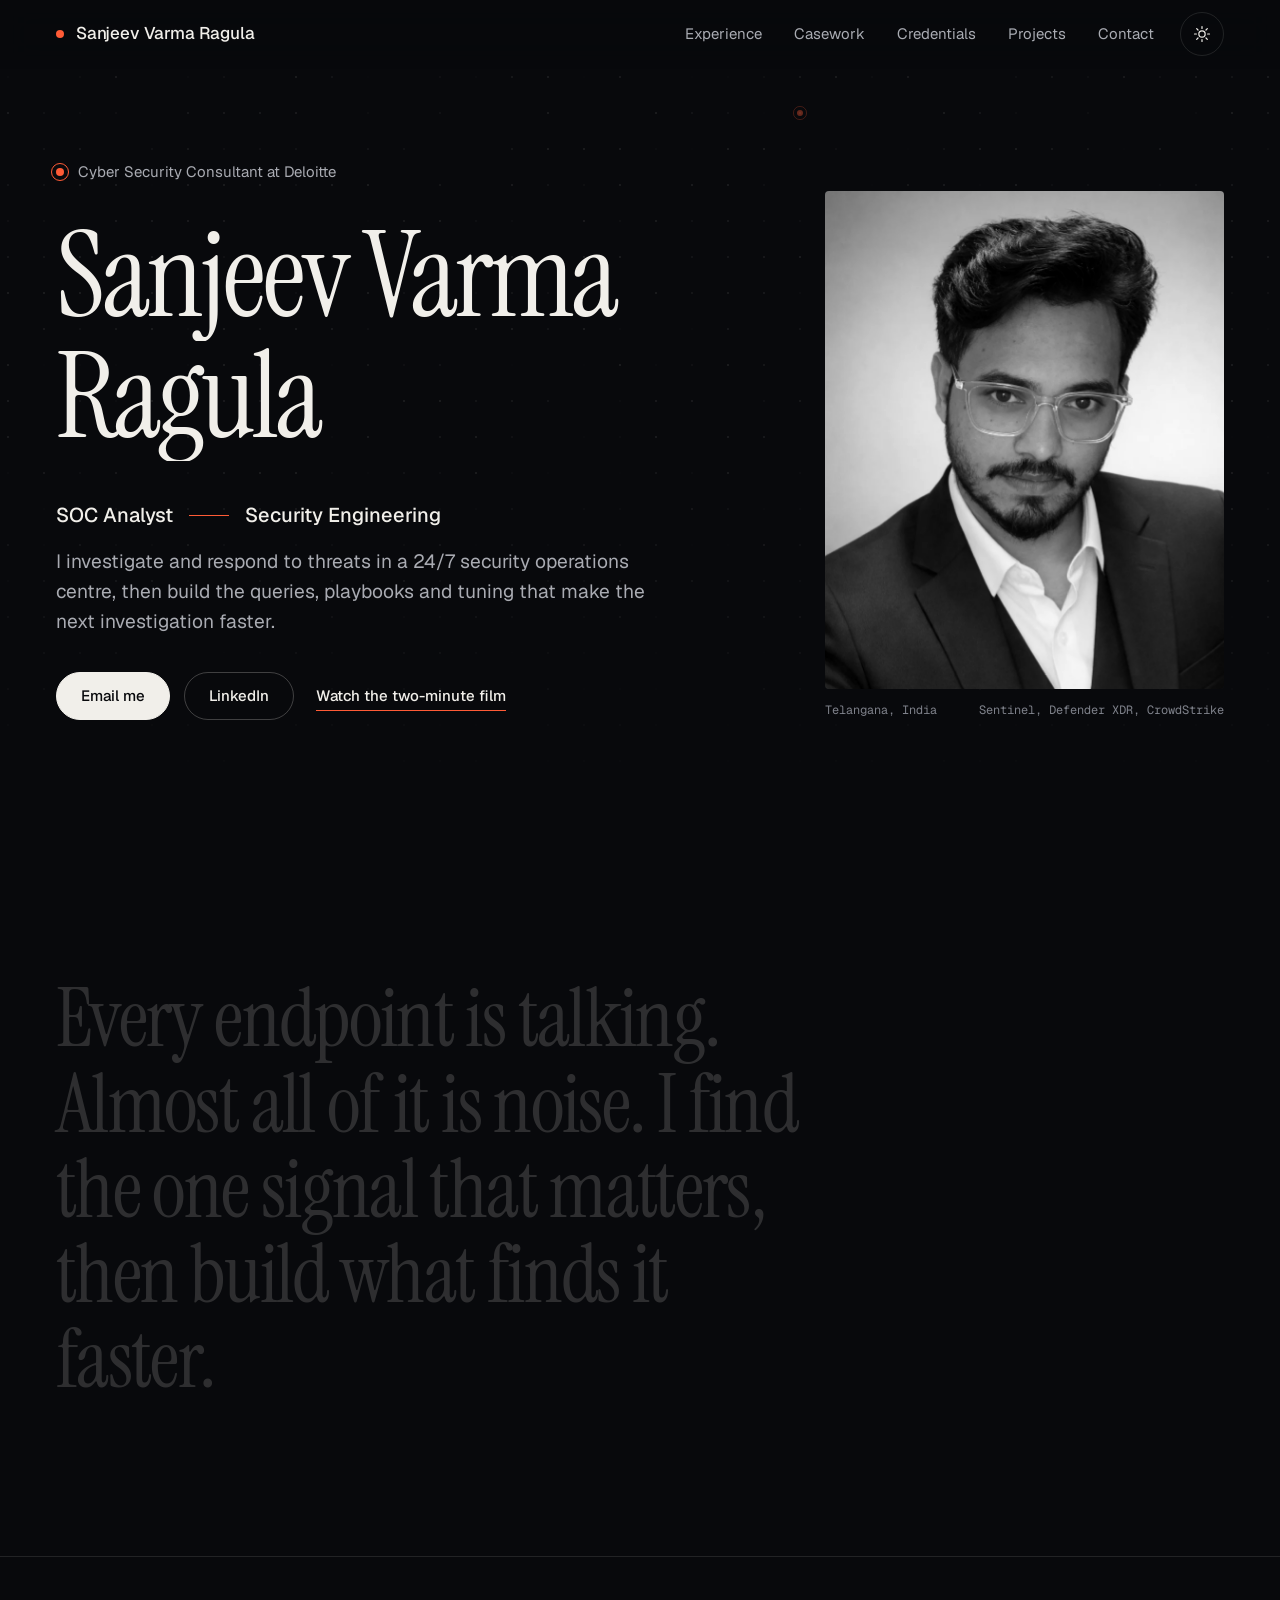
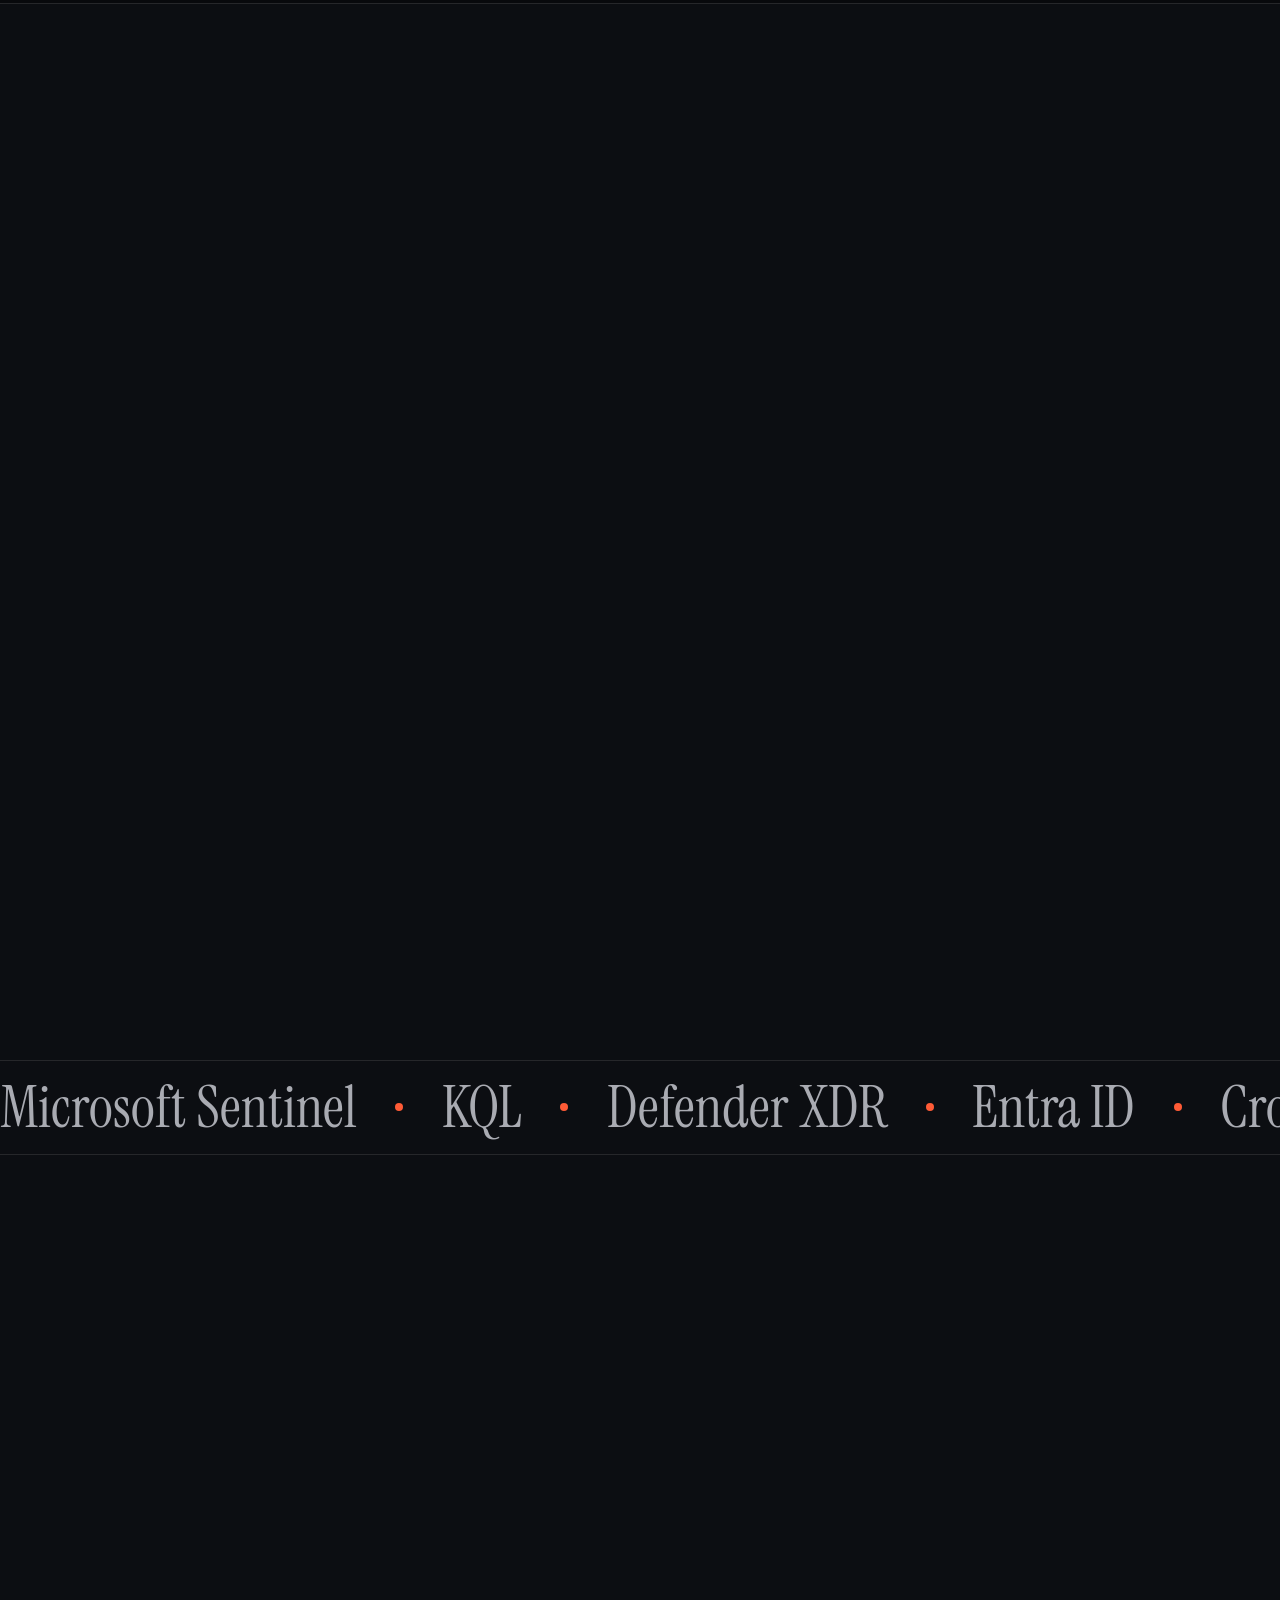
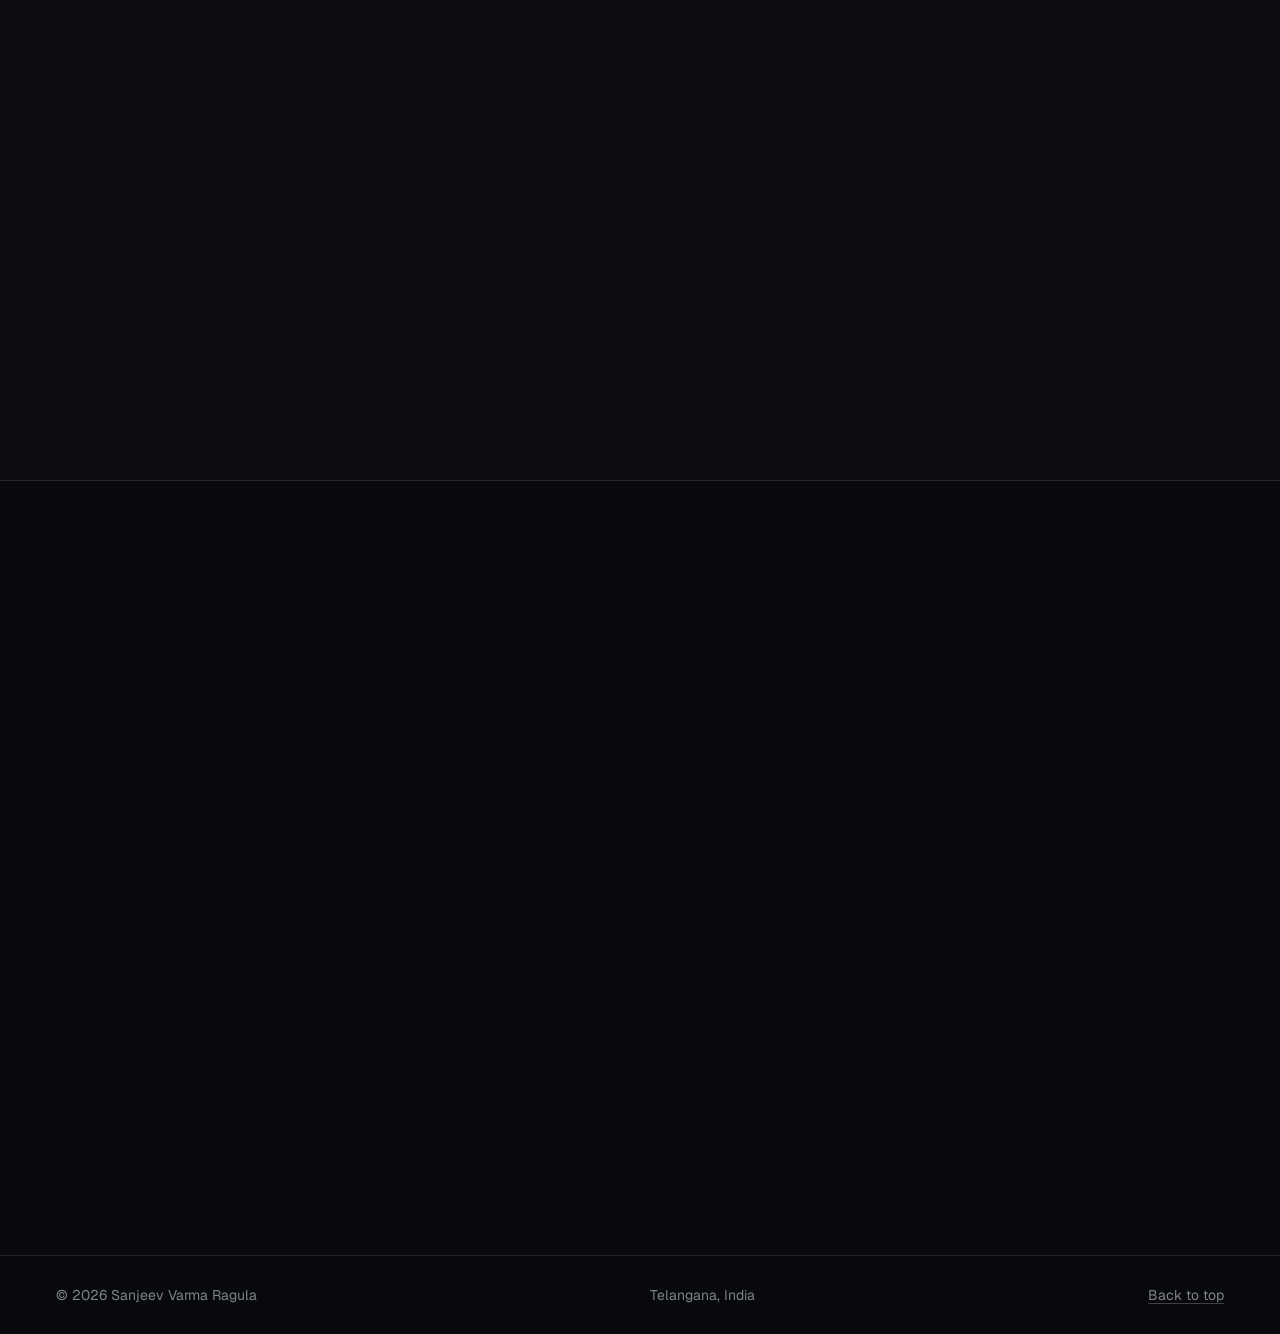
<file: index.html>
<!doctype html>
<html lang="en">
<head>
  <meta charset="utf-8">
  <meta name="viewport" content="width=device-width, initial-scale=1">
  <meta http-equiv="Content-Security-Policy" content="default-src 'none'; script-src 'self' https://static.cloudflareinsights.com; style-src 'self'; img-src 'self' data:; font-src 'self'; connect-src https://cloudflareinsights.com; frame-src https://www.youtube-nocookie.com; base-uri 'self'; form-action 'none'">
  <meta name="referrer" content="strict-origin-when-cross-origin">
  <title>Sanjeev Varma Ragula, SOC Analyst</title>
  <meta name="description" content="Sanjeev Varma Ragula, SOC analyst at Deloitte: threat investigation and incident response across identity, email, endpoint, cloud and OT, and the playbooks, frameworks and alert tuning that make investigations faster.">
  <link rel="canonical" href="https://sanjeevvarmaragula.com/">
  <meta name="theme-color" content="#08090c">
  <meta property="og:type" content="profile">
  <meta property="og:url" content="https://sanjeevvarmaragula.com/">
  <meta property="og:title" content="Sanjeev Varma Ragula, SOC Analyst and Security Engineering">
  <meta property="og:description" content="Threat investigation and incident response in a 24/7 SOC, and the engineering that makes the next investigation faster.">
  <meta property="og:image" content="https://sanjeevvarmaragula.com/assets/img/share-card.jpg">
  <meta property="og:image:width" content="1200">
  <meta property="og:image:height" content="630">
  <meta property="og:image:alt" content="Sanjeev Varma Ragula, SOC Analyst and Security Engineering">
  <meta property="og:site_name" content="Sanjeev Varma Ragula">
  <meta name="twitter:card" content="summary_large_image">
  <link rel="icon" href="data:image/svg+xml,%3Csvg xmlns='http://www.w3.org/2000/svg' viewBox='0 0 32 32'%3E%3Crect width='32' height='32' rx='8' fill='%2308090c'/%3E%3Ccircle cx='16' cy='16' r='5' fill='%23ff5b36'/%3E%3C/svg%3E">
  <link rel="preload" as="font" type="font/woff2" href="/assets/fonts/instrument-serif-latin.woff2" crossorigin>
  <link rel="preload" as="font" type="font/woff2" href="/assets/fonts/geist-latin.woff2" crossorigin>
  <link rel="preload" as="image" href="assets/img/portrait.webp" fetchpriority="high">
  <link rel="stylesheet" href="styles.css">
  <script src="theme.js"></script>
  <script type="application/ld+json">
  {
    "@context": "https://schema.org",
    "@type": "ProfilePage",
    "url": "https://sanjeevvarmaragula.com/",
    "mainEntity": {
      "@type": "Person",
      "name": "Sanjeev Varma Ragula",
      "url": "https://sanjeevvarmaragula.com/",
      "image": "https://sanjeevvarmaragula.com/assets/img/portrait.webp",
      "jobTitle": "Cyber Security Consultant, Security Operations",
      "description": "SOC analyst working in managed detection and response: threat investigation, incident response and security engineering.",
      "worksFor": { "@type": "Organization", "name": "Deloitte" },
      "address": { "@type": "PostalAddress", "addressRegion": "Telangana", "addressCountry": "IN" },
      "alumniOf": [
        { "@type": "CollegeOrUniversity", "name": "National Forensic Sciences University" },
        { "@type": "CollegeOrUniversity", "name": "Osmania University" }
      ],
      "hasCredential": [
        { "@type": "EducationalOccupationalCredential", "name": "Microsoft Certified: Identity and Access Administrator Associate (SC-300)", "url": "https://learn.microsoft.com/api/credentials/share/en-gb/sanjeevvarmaragula/126BB3F113BE56B4?sharingId=C15E62C6509B3779" },
        { "@type": "EducationalOccupationalCredential", "name": "Microsoft Certified: Security Operations Analyst Associate (SC-200)", "url": "https://learn.microsoft.com/api/credentials/share/en-gb/sanjeevvarmaragula/3E583BEA64C4D676?sharingId=C15E62C6509B3779" },
        { "@type": "EducationalOccupationalCredential", "name": "Google Cloud Professional Security Operations Engineer", "url": "https://www.credly.com/badges/4bcbc356-5fda-4b34-8a0a-8132a2bf8915/public_url" }
      ],
      "knowsAbout": ["Security operations", "Incident response", "Threat hunting", "Detection engineering", "Microsoft Sentinel", "KQL", "Microsoft Defender XDR", "CrowdStrike Falcon", "Digital forensics"],
      "sameAs": [
        "https://www.linkedin.com/in/sanjeev-varma-ragula/",
        "https://github.com/svrsunny",
        "https://www.youtube.com/@SanjeevVarmaRagula"
      ]
    }
  }
  </script>
</head>
<body>
  <a class="skip-link" href="#main">Skip to content</a>

  <header class="site-header">
    <div class="wrap header-inner">
      <a class="brand" href="#top">
        <span class="signal-dot" aria-hidden="true"></span>
        <span class="brand-name">Sanjeev Varma Ragula</span>
      </a>
      <nav class="site-nav" id="site-nav" aria-label="Main">
        <ul class="nav-list">
          <li><a href="#experience">Experience</a></li>
          <li><a href="#casework">Casework</a></li>
          <li><a href="#credentials">Credentials</a></li>
          <li><a href="#projects">Projects</a></li>
          <li><a href="#contact">Contact</a></li>
        </ul>
      </nav>
      <button class="icon-button theme-toggle" type="button" aria-label="Switch to light theme">
        <svg class="icon-sun" viewBox="0 0 24 24" aria-hidden="true"><circle cx="12" cy="12" r="4.2"/><path d="M12 2v2.5M12 19.5V22M4.9 4.9l1.8 1.8M17.3 17.3l1.8 1.8M2 12h2.5M19.5 12H22M4.9 19.1l1.8-1.8M17.3 6.7l1.8-1.8"/></svg>
        <svg class="icon-moon" viewBox="0 0 24 24" aria-hidden="true"><path d="M20.5 14.2A8.5 8.5 0 0 1 9.8 3.5a8.5 8.5 0 1 0 10.7 10.7Z"/></svg>
      </button>
      <button class="icon-button menu-toggle" type="button" aria-expanded="false" aria-controls="site-nav" aria-label="Menu">
        <svg viewBox="0 0 24 24" aria-hidden="true"><path d="M4 8h16M4 16h16"/></svg>
      </button>
    </div>
    <div class="scroll-progress" aria-hidden="true"><span></span></div>
  </header>

  <main id="main">
    <!-- Hero -->
    <section class="hero" id="top" aria-labelledby="hero-title">
      <canvas class="hero-field" id="hero-field" aria-hidden="true"></canvas>
      <div class="wrap hero-grid">
        <div class="hero-text">
          <p class="hero-kicker"><span class="signal-dot is-live" aria-hidden="true"></span>Cyber Security Consultant at Deloitte</p>
          <h1 id="hero-title">
            <span class="line"><span>Sanjeev Varma</span></span>
            <span class="line"><span>Ragula</span></span>
          </h1>
          <p class="hero-role">SOC Analyst<span class="rule" aria-hidden="true"></span>Security Engineering</p>
          <p class="hero-lede">I investigate and respond to threats in a 24/7 security operations centre, then build the queries, playbooks and tuning that make the next investigation faster.</p>
          <p class="hero-actions">
            <a class="button button-primary" href="mailto:sanjeevvarma.ragula@gmail.com">Email me</a>
            <a class="button" href="https://www.linkedin.com/in/sanjeev-varma-ragula/">LinkedIn</a>
            <a class="link-arrow" href="#film">Watch the two-minute film</a>
          </p>
        </div>

        <figure class="hero-portrait">
          <div class="portrait-frame">
            <img src="assets/img/portrait.webp" width="880" height="1173" alt="Portrait of Sanjeev Varma Ragula" fetchpriority="high" decoding="async">
          </div>
          <figcaption>
            <span>Telangana, India</span>
            <span>Sentinel, Defender XDR, CrowdStrike</span>
          </figcaption>
        </figure>
      </div>
    </section>

    <!-- Statement -->
    <section class="statement" aria-label="What I do">
      <div class="wrap">
        <p class="statement-text" id="statement">Every endpoint is talking. Almost all of it is noise. I find the one signal that matters, then build what finds it faster.</p>
      </div>
    </section>

    <!-- Numbers -->
    <section class="numbers" aria-label="Impact in numbers">
      <div class="wrap">
        <ul class="stats">
          <li data-reveal><strong><span data-count="2">2</span><small>years</small></strong><span>in managed detection and response</span></li>
          <li data-reveal><strong><span data-count="500000" data-format="k">500K</span><small>+</small></strong><span>endpoints monitored in a global SOC</span></li>
          <li data-reveal><strong><span data-count="8">8</span><small>clients</small></strong><span>onboarded into a multi-client MXDR SOC</span></li>
          <li data-reveal><strong><span data-count="80">80</span><small>%+</small></strong><span>less time on initial email-alert triage</span></li>
        </ul>
      </div>
    </section>

    <!-- Film -->
    <section class="section film-section" id="film" aria-labelledby="film-title">
      <div class="wrap">
        <header class="section-head" data-reveal>
          <h2 id="film-title">My work in two minutes</h2>
          <p>A narrated overview of how I investigate threats in a security operations centre, and what I build to make that work faster.</p>
        </header>
        <figure class="film" data-reveal>
          <div class="film-frame">
            <a class="film-play" href="https://www.youtube.com/watch?v=ehjvmDAElhg" data-wide-id="ehjvmDAElhg" data-tall-id="J4Uu4AenPag" aria-label="Play the film, my work in two minutes (1 minute 50 seconds)">
              <picture>
                <source media="(max-width: 767px) and (orientation: portrait)" srcset="assets/img/film-poster-tall.jpg" width="720" height="1280">
                <img src="assets/img/film-poster-wide.jpg" width="1600" height="900" alt="" loading="lazy" decoding="async">
              </picture>
              <span class="film-button" aria-hidden="true">
                <span class="film-icon"><svg viewBox="0 0 24 24"><path d="M8 5.5v13l10.5-6.5z"/></svg></span>
                <span>Play the film</span>
                <span class="film-length">1:50</span>
              </span>
            </a>
          </div>
          <figcaption class="film-caption">Narrated, with English captions. Plays from YouTube.</figcaption>
        </figure>
      </div>
    </section>

    <!-- Experience -->
    <section class="section" id="experience" aria-labelledby="experience-title">
      <div class="wrap">
        <header class="section-head" data-reveal>
          <h2 id="experience-title">Experience</h2>
          <p>Two client engagements at Deloitte, from a 200-analyst global SOC to a multi-client MXDR service.</p>
        </header>

        <div class="job" data-reveal>
          <div class="job-main">
            <p class="job-dates"><time datetime="2024-09">Sept 2024</time> to present</p>
            <h3>Cyber Security Consultant, Security Operations</h3>
            <p class="job-org">Deloitte</p>
          </div>
          <ul class="engagement-list">
            <li>
              <strong>MXDR security operations and engineering</strong>
              <span><a href="https://atlascyber.ca/">ATLAS Cyber Defence</a>, Deloitte Canada. 8 client environments of 5,000–10,000 endpoints each.</span>
            </li>
            <li>
              <strong>Managed detection and response</strong>
              <span>Global Fortune 500 FMCG enterprise. 500,000+ endpoints, 200+ analysts.</span>
            </li>
          </ul>
        </div>

        <!-- SOC first -->
        <div class="track">
          <div class="track-head" data-reveal>
            <h3>Detection and response</h3>
            <p>Day to day in the SOC: triage, investigation, containment and clear communication.</p>
          </div>
          <ul class="rows">
            <li data-reveal>
              <h4>Led investigations into confirmed compromises</h4>
              <p>AiTM phishing, credential theft, DCSync attempts, malware infections, persistence and post-exploitation. Correlated identity, endpoint, email, network and threat-intelligence evidence to establish scope, root cause and user impact.</p>
            </li>
            <li data-reveal>
              <h4>Worked high-fidelity EDR alerts end to end</h4>
              <p>3–4 per shift, including multi-stage malware taking about an hour each from analysis through remediation and updates to affected users and management.</p>
            </li>
            <li data-reveal>
              <h4>Traced multi-stage attack chains</h4>
              <p>Execution, persistence, privilege escalation, lateral movement and command-and-control across endpoint, identity and network telemetry, using Defender XDR, CrowdStrike Falcon, Sentinel and Chronicle SOAR.</p>
            </li>
            <li data-reveal>
              <h4>Responded in OT production environments</h4>
              <p>Monitored and contained malware on legacy Windows 7 and 10 systems, including spread through removable-media software transfers, while keeping production running where isolating an endpoint would have stopped it.</p>
            </li>
            <li data-reveal>
              <h4>Hunted proactively</h4>
              <p>PowerShell telemetry, IOC-driven searches, CrowdStrike endpoint data and Metabase analysis to surface suspicious execution and persistence.</p>
            </li>
          </ul>
        </div>

        <!-- Engineering second -->
        <div class="track">
          <div class="track-head" data-reveal>
            <h3>Security engineering</h3>
            <p>Building the tools, logic and process that let the SOC investigate faster and with less noise.</p>
          </div>

          <article class="tuning" data-reveal>
            <div class="tuning-text">
              <h4>Alert tuning across client environments</h4>
              <p>Led cross-functional tuning as new clients came online: refining detection conditions, suppression and severity until analysts saw signal instead of noise.</p>
              <div class="noise-readout" id="noise-readout">
                <strong id="noise-count">500–700+</strong>
                <span id="noise-label">alerts per client, per shift, at onboarding</span>
              </div>
              <div class="segmented" role="group" aria-label="Show alert volume">
                <button type="button" data-stage="0" aria-pressed="true">Onboarding</button>
                <button type="button" data-stage="1" aria-pressed="false">6 months</button>
                <button type="button" data-stage="2" aria-pressed="false">1 year</button>
              </div>
            </div>
            <figure class="noise">
              <div class="noise-field" id="noise-field" aria-hidden="true"></div>
              <figcaption class="noise-caption">
                <span>Each dot is one alert. Counts represent the ranges.</span>
                <span class="legend">
                  <span><i class="sev sev-high"></i>High</span>
                  <span><i class="sev sev-med"></i>Medium</span>
                  <span><i class="sev sev-low"></i>Low or benign</span>
                </span>
              </figcaption>
            </figure>
          </article>

          <ul class="rows rows-metric">
            <li data-reveal>
              <h4>Email-security triage framework</h4>
              <p>A reusable investigation framework that brings everything about a suspicious email into one view: sender and authentication results, links, attachments, user clicks, remediation and user reports. It adds automated risk indicators and a score-based verdict, and covers reported emails, malicious URLs, URL clicks and AiTM phishing.</p>
              <p class="metric"><strong>5–15 min to 1 min</strong><span>initial triage per alert, across 50–70+ email alerts per shift</span></p>
            </li>
            <li data-reveal>
              <h4>Risky sign-in playbook and SOP</h4>
              <p>The official KQL-based playbook for identity-risk investigations. Correlates interactive and non-interactive sign-ins, audit, Office activity, inbox rules and Entra ID risk to judge compromise and token persistence.</p>
              <p class="metric"><strong>15 analysts, 8 clients</strong><span>adopted for 20+ investigations a day</span></p>
            </li>
            <li data-reveal>
              <h4>Detection logic refinement</h4>
              <p>Worked with engineering to cut false positives: for example, moving curl detections from broad command-line substring matching to process-aware execution conditions.</p>
              <p class="metric"><strong>Fewer false positives</strong><span>plus suppression and severity calibration across identity, endpoint and email</span></p>
            </li>
            <li data-reveal>
              <h4>Client onboarding and telemetry</h4>
              <p>1–2 month onboarding cycles: scripted agent deployment, Velociraptor and Trex coverage checks, telemetry health and cross-tenant Sentinel and Defender configuration.</p>
              <p class="metric"><strong>1 to 8 clients</strong><span>in 14 months</span></p>
            </li>
          </ul>
        </div>

        <aside class="award" data-reveal aria-label="Award">
          <svg viewBox="0 0 24 24" aria-hidden="true"><circle cx="12" cy="9" r="6"/><path d="M8.5 14 7 22l5-3 5 3-1.5-8"/></svg>
          <p><strong>Move the Dot Award, individual category, Deloitte.</strong> Recognized for client centricity and proactive incident management in enterprise SOC operations.</p>
        </aside>
      </div>
    </section>

    <!-- Casework -->
    <section class="section section-band" id="casework" aria-labelledby="casework-title">
      <div class="wrap">
        <header class="section-head" data-reveal>
          <h2 id="casework-title">Threats I've investigated</h2>
          <p>Real attack types from my casework, mapped to MITRE ATT&amp;CK.</p>
        </header>

        <ul class="index">
          <li data-reveal>
            <h3>Adversary-in-the-middle phishing</h3>
            <p>Phishing pages that proxy the real sign-in to steal session tokens and bypass MFA.</p>
            <p class="ttp"><a href="https://attack.mitre.org/techniques/T1557/">T1557</a><a href="https://attack.mitre.org/techniques/T1566/">T1566</a></p>
          </li>
          <li data-reveal>
            <h3>DCSync and credential theft</h3>
            <p>Attempts to pull password hashes from domain controllers by impersonating replication.</p>
            <p class="ttp"><a href="https://attack.mitre.org/techniques/T1003/006/">T1003.006</a></p>
          </li>
          <li data-reveal>
            <h3>Token abuse and persistence</h3>
            <p>Stolen tokens reused after a password reset, found through non-interactive sign-ins.</p>
            <p class="ttp"><a href="https://attack.mitre.org/techniques/T1550/">T1550</a><a href="https://attack.mitre.org/tactics/TA0003/">TA0003</a></p>
          </li>
          <li data-reveal>
            <h3>Malicious inbox rules</h3>
            <p>Mailbox rules that hide or forward mail so an attacker can stay unnoticed.</p>
            <p class="ttp"><a href="https://attack.mitre.org/techniques/T1564/008/">T1564.008</a></p>
          </li>
          <li data-reveal>
            <h3>Multi-stage malware</h3>
            <p>Execution, privilege escalation and command-and-control traced across the endpoint.</p>
            <p class="ttp"><a href="https://attack.mitre.org/tactics/TA0002/">TA0002</a><a href="https://attack.mitre.org/tactics/TA0011/">TA0011</a></p>
          </li>
          <li data-reveal>
            <h3>Lateral movement</h3>
            <p>Attackers moving from the first foothold to other hosts and accounts.</p>
            <p class="ttp"><a href="https://attack.mitre.org/tactics/TA0008/">TA0008</a></p>
          </li>
          <li data-reveal>
            <h3>Removable media in OT</h3>
            <p>Malware carried into production networks on USB drives used to transfer software.</p>
            <p class="ttp"><a href="https://attack.mitre.org/techniques/T1091/">T1091</a></p>
          </li>
          <li data-reveal>
            <h3>Post-exploitation activity</h3>
            <p>What attackers do after getting in: discovery, staging and attempts to dig in deeper.</p>
            <p class="ttp"><a href="https://attack.mitre.org/tactics/TA0007/">TA0007</a><a href="https://attack.mitre.org/tactics/TA0004/">TA0004</a></p>
          </li>
        </ul>

        <div class="toolkit">
          <h3 class="sub-title" data-reveal>Toolkit</h3>
          <div class="marquee" aria-hidden="true">
            <ul class="marquee-track">
              <li>Microsoft Sentinel</li><li>KQL</li><li>Defender XDR</li><li>Entra ID</li><li>CrowdStrike Falcon</li><li>Chronicle SIEM</li><li>Chronicle SOAR</li><li>Tanium</li><li>Velociraptor</li><li>osquery</li><li>Sysmon</li><li>TheHive</li><li>MITRE ATT&amp;CK</li>
            </ul>
          </div>
          <dl class="skills">
            <div data-reveal><dt>SIEM, XDR, EDR and SOAR</dt><dd>Microsoft Sentinel, KQL, Microsoft Defender XDR, Microsoft Entra ID, CrowdStrike Falcon, Google Chronicle SIEM/SOAR, Tanium</dd></div>
            <div data-reveal><dt>Incident response and hunting</dt><dd>Triage, multi-stage attack investigation, root cause analysis, IOC hunting, behavioural analytics, persistence and lateral movement detection</dd></div>
            <div data-reveal><dt>Identity and cloud</dt><dd>Entra ID sign-in analysis, risky and non-interactive sign-ins, token abuse, AiTM, DCSync, MFA, Conditional Access, cloud app activity</dd></div>
            <div data-reveal><dt>Email and network</dt><dd>Phishing, URL and attachment analysis, post-delivery remediation (ZAP), SPF, DKIM, DMARC, CompAuth, DNS, proxy and firewall logs</dd></div>
            <div data-reveal><dt>DFIR and malware</dt><dd>Velociraptor, FleetDM, osquery, Sysmon, TheHive, live response, evidence acquisition, chain of custody, disk and memory forensics, timeline reconstruction</dd></div>
            <div data-reveal><dt>Detection engineering</dt><dd>KQL query development, detection use cases, alert tuning, false-positive reduction, risk scoring, investigation playbooks, TTP analysis</dd></div>
          </dl>
        </div>
      </div>
    </section>

    <!-- Credentials -->
    <section class="section" id="credentials" aria-labelledby="credentials-title">
      <div class="wrap">
        <header class="section-head" data-reveal>
          <h2 id="credentials-title">Credentials</h2>
        </header>

        <div class="cred-grid">
          <div class="cred-col">
            <h3 class="sub-title" data-reveal>Certifications</h3>
            <ul class="ledger">
              <li data-reveal>
                <span class="ledger-meta">Microsoft</span>
                <strong>Identity and Access Administrator Associate</strong>
                <span class="ledger-end"><span class="code">SC-300</span><time datetime="2026-07">July 2026</time><a class="verify" href="https://learn.microsoft.com/api/credentials/share/en-gb/sanjeevvarmaragula/126BB3F113BE56B4?sharingId=C15E62C6509B3779" aria-label="Verify SC-300 on Microsoft Learn">Verify</a></span>
              </li>
              <li data-reveal>
                <span class="ledger-meta">Microsoft</span>
                <strong>Security Operations Analyst Associate</strong>
                <span class="ledger-end"><span class="code">SC-200</span><time datetime="2026-05">May 2026</time><a class="verify" href="https://learn.microsoft.com/api/credentials/share/en-gb/sanjeevvarmaragula/3E583BEA64C4D676?sharingId=C15E62C6509B3779" aria-label="Verify SC-200 on Microsoft Learn">Verify</a></span>
              </li>
              <li data-reveal>
                <span class="ledger-meta">Google Cloud</span>
                <strong>Professional Security Operations Engineer</strong>
                <span class="ledger-end"><time datetime="2025-12">Dec 2025</time><a class="verify" href="https://www.credly.com/badges/4bcbc356-5fda-4b34-8a0a-8132a2bf8915/public_url" aria-label="Verify the Google Cloud certification on Credly">Verify</a></span>
              </li>
              <li data-reveal>
                <span class="ledger-meta">Microsoft</span>
                <strong>Cybersecurity Architect Expert</strong>
                <span class="ledger-end"><span class="code">SC-100</span><span class="in-progress">In progress</span></span>
              </li>
            </ul>
          </div>

          <div class="cred-col">
            <h3 class="sub-title" data-reveal>Education</h3>
            <ul class="ledger">
              <li data-reveal>
                <span class="ledger-meta"><time datetime="2022">2022</time> to <time datetime="2024">2024</time></span>
                <strong>MSc, Digital Forensics and Information Security</strong>
                <span class="ledger-end">National Forensic Sciences University, Gandhinagar. CGPA 8.56 / 10</span>
              </li>
              <li data-reveal>
                <span class="ledger-meta"><time datetime="2018">2018</time> to <time datetime="2021">2021</time></span>
                <strong>BSc, Computer Science</strong>
                <span class="ledger-end">Osmania University, Hyderabad. CGPA 8.34 / 10</span>
              </li>
            </ul>
          </div>
        </div>

        <div class="research" id="research">
          <h3 class="sub-title" data-reveal>Research</h3>
          <article class="paper" data-reveal aria-labelledby="paper-title">
            <p class="paper-kind">Journal paper, accepted for publication</p>
            <h4 id="paper-title">Forensic analysis of privacy and anonymity focused operating systems: Tails OS, Whonix and Qubes OS</h4>
            <p class="paper-venue">International Journal of Electronic Security and Digital Forensics</p>
            <p>Analyzed forensic artifacts, memory behaviour, encryption and anonymized network traffic on three privacy-focused operating systems, to show where investigators get stuck and propose improvements.</p>
            <p><a class="text-link" href="https://doi.org/10.1504/IJESDF.2027.10068805">DOI 10.1504/IJESDF.2027.10068805</a></p>
          </article>
          <article class="paper paper-minor" data-reveal aria-labelledby="owasp-title">
            <p class="paper-kind">Academic project</p>
            <h4 id="owasp-title">Broken access control: exploitation and mitigation (OWASP A01)</h4>
            <p>Simulated IDOR and privilege-escalation flaws, documented the exploitation paths, and proposed secure role-based access control fixes.</p>
          </article>
        </div>
      </div>
    </section>

    <!-- Projects -->
    <section class="section section-band" id="projects" aria-labelledby="projects-title">
      <div class="wrap">
        <header class="section-head" data-reveal>
          <h2 id="projects-title">Built outside work</h2>
          <p>Private-by-design tools I build for myself and the people around me. No accounts, no cloud, no tracking.</p>
        </header>

        <article class="feature" data-reveal aria-labelledby="pj-emi">
          <div class="feature-visual">
            <img class="shot-desktop" src="assets/img/emi-desktop.webp" width="1440" height="900" loading="lazy" decoding="async" alt="EMI Tracker on Windows: dashboard with outstanding principal, interest paid, dues and charts, using demo data">
            <img class="shot-phone" src="assets/img/emi-phone.webp" width="540" height="1200" loading="lazy" decoding="async" alt="EMI Tracker on Android: dashboard using demo data">
          </div>
          <div class="feature-text">
            <h3 id="pj-emi">EMI Tracker</h3>
            <p>A private, offline app for Windows and Android that tracks loans, EMIs, chit funds, bills and money lent or borrowed, and reminds you before anything is due. Exact loan maths, a debt-free date, and encrypted sync between phone and PC over home Wi-Fi only.</p>
            <ul class="tags"><li>TypeScript</li><li>React</li><li>Electron</li><li>Kotlin</li><li>SQLite</li><li>AES-256 backups</li></ul>
            <p class="feature-links">
              <a class="button button-primary" href="https://github.com/svrsunny/emi-tracker">View on GitHub</a>
              <a class="link-arrow" href="https://github.com/svrsunny/emi-tracker/releases/latest">Download v1.5.0</a>
            </p>
          </div>
        </article>

        <div class="project-grid">
          <article class="project" data-reveal aria-labelledby="pj-vault">
            <figure class="project-shot">
              <img src="assets/img/drivevault.webp" width="1200" height="760" loading="lazy" decoding="async" alt="DriveVault file browser listing encrypted folders and files, using demo data">
            </figure>
            <h3 id="pj-vault">DriveVault</h3>
            <p>A password-protected, encrypted vault on a USB drive that opens on Windows, Linux and Android with the same password. Files, names and folders are encrypted with AES-256-GCM; the password is protected with Argon2id.</p>
            <ul class="tags"><li>Kotlin</li><li>Python</li><li>AES-256-GCM</li><li>Argon2id</li></ul>
            <p class="project-note">Private repository</p>
          </article>

          <article class="project" data-reveal aria-labelledby="pj-router">
            <figure class="project-shot">
              <img class="only-dark" src="assets/img/dashboard-dark.png" width="1042" height="892" loading="lazy" decoding="async" alt="Router Control dashboard with a countdown to the next restart, connection status and 24-hour uptime">
              <img class="only-light" src="assets/img/dashboard-light.png" width="1042" height="892" loading="lazy" decoding="async" alt="Router Control dashboard with a countdown to the next restart, connection status and 24-hour uptime">
            </figure>
            <h3 id="pj-router">Router Auto Restart</h3>
            <p>Scheduled restarts for home routers that can't restart themselves, driven from Windows, with an Android app that alerts when the router is up but the internet is down. Credentials stay in Windows Credential Manager or the Android Keystore.</p>
            <ul class="tags"><li>Python</li><li>PowerShell</li><li>Java</li></ul>
            <p><a class="link-arrow" href="https://github.com/svrsunny/windows-router-auto-restart">View on GitHub</a></p>
          </article>

          <article class="project" data-reveal aria-labelledby="pj-roster">
            <div class="project-shot roster-mini" role="img" aria-label="A colour-coded shift roster grid">
              <div class="roster" id="roster" aria-hidden="true"></div>
            </div>
            <h3 id="pj-roster">Shift Roster</h3>
            <p>An offline Android app that reads our team's colour-coded monthly roster, from Excel or a screenshot, and posts everyone's shift each morning at 6 AM. Text recognition runs on the phone: no server, account or internet.</p>
            <ul class="tags"><li>Kotlin</li><li>Jetpack Compose</li><li>ML Kit</li></ul>
            <p class="project-note">Shared privately with my team</p>
          </article>
        </div>
      </div>
    </section>

    <!-- Contact -->
    <section class="contact" id="contact" aria-labelledby="contact-title">
      <div class="wrap">
        <h2 id="contact-title" data-reveal>Get in touch</h2>
        <p class="contact-lede" data-reveal>Happy to talk about security operations, incident response and security engineering. Email is the quickest way to reach me.</p>
        <p class="contact-email" data-reveal>
          <a href="mailto:sanjeevvarma.ragula@gmail.com">sanjeevvarma.ragula@gmail.com</a>
        </p>
        <p class="contact-actions" data-reveal>
          <button class="button" type="button" id="copy-email" data-email="sanjeevvarma.ragula@gmail.com">Copy email address</button>
          <a class="button" href="https://www.linkedin.com/in/sanjeev-varma-ragula/">LinkedIn</a>
          <a class="button" href="https://github.com/svrsunny">GitHub</a>
          <a class="button" href="https://www.youtube.com/@SanjeevVarmaRagula">YouTube</a>
          <span class="copy-status" id="copy-status" role="status" aria-live="polite"></span>
        </p>
      </div>
    </section>
  </main>

  <footer class="site-footer">
    <div class="wrap footer-inner">
      <p>&copy; 2026 Sanjeev Varma Ragula</p>
      <p>Telangana, India</p>
      <p><a href="#top">Back to top</a></p>
    </div>
  </footer>

  <script src="main.js"></script>
  <!-- Cloudflare Web Analytics: cookie-free visit counts -->
  <script type="module" src="https://static.cloudflareinsights.com/beacon.min.js" data-cf-beacon='{"token": "50cea612bd31406583086a68adb22cd1"}'></script>
</body>
</html>
</file>
<file: styles.css>
/* ---------- Fonts (served from this site, no third-party requests) ---------- */

@font-face {
  font-family: "Geist";
  font-style: normal;
  font-weight: 300 700;
  font-display: swap;
  src: url("/assets/fonts/geist-latin.woff2") format("woff2");
}
@font-face {
  font-family: "Geist Mono";
  font-style: normal;
  font-weight: 400 500;
  font-display: swap;
  src: url("/assets/fonts/geist-mono-latin.woff2") format("woff2");
}
@font-face {
  font-family: "Instrument Serif";
  font-style: normal;
  font-weight: 400;
  font-display: swap;
  src: url("/assets/fonts/instrument-serif-latin.woff2") format("woff2");
}

/* ---------- Tokens ----------
   Midnight editorial: one ink, one paper, and a single signal colour.
   The signal colour is reserved for the things that matter. */

:root {
  color-scheme: dark;
  --bg: #08090c;
  --bg-band: #0c0e12;
  --surface: #11141a;
  --ink: #f1efea;
  --ink-2: #a9abb2;
  --ink-3: #7f828b;
  --line: rgba(241, 239, 234, 0.11);
  --line-strong: rgba(241, 239, 234, 0.24);
  --signal: #ff5b36;
  --signal-soft: rgba(255, 91, 54, 0.14);
  --on-ink: #08090c;
  --header-bg: rgba(8, 9, 12, 0.7);
  --shadow: 0 40px 90px -50px rgba(0, 0, 0, 0.95);

  /* Shift colours, used only by the Shift Roster preview */
  --shift-m: #d9b54a;
  --shift-e: #4f7fb5;
  --shift-o: #4f9a72;
  --shift-l: #c9584e;
  --shift-c: #c98aa8;

  --serif: "Instrument Serif", "Iowan Old Style", "Palatino Linotype", Georgia, serif;
  --sans: "Geist", system-ui, -apple-system, "Segoe UI", Roboto, sans-serif;
  --mono: "Geist Mono", ui-monospace, "Cascadia Code", Consolas, monospace;

  --gutter: clamp(20px, 4.5vw, 56px);
  --header-h: 68px;
  --ease: cubic-bezier(0.16, 1, 0.3, 1);
  --ease-in-out: cubic-bezier(0.65, 0, 0.35, 1);
}

:root[data-theme="light"] {
  color-scheme: light;
  --bg: #f4f2ed;
  --bg-band: #ebe8e1;
  --surface: #fbfaf7;
  --ink: #0d0e11;
  --ink-2: #4a4c53;
  --ink-3: #686a71;
  --line: rgba(13, 14, 17, 0.13);
  --line-strong: rgba(13, 14, 17, 0.3);
  --signal: #c43614;
  --signal-soft: rgba(196, 54, 20, 0.1);
  --on-ink: #f4f2ed;
  --header-bg: rgba(244, 242, 237, 0.78);
  --shadow: 0 40px 80px -50px rgba(13, 14, 17, 0.4);
}

/* ---------- Base ---------- */

*,
*::before,
*::after { box-sizing: border-box; }

html {
  -webkit-text-size-adjust: 100%;
  scroll-behavior: smooth;
  scroll-padding-top: calc(var(--header-h) + 20px);
}

body {
  margin: 0;
  background: var(--bg);
  color: var(--ink);
  font-family: var(--sans);
  font-size: 1.0625rem;
  line-height: 1.6;
  -webkit-font-smoothing: antialiased;
  overflow-x: hidden;
}

h1, h2, h3, h4 { margin: 0; font-weight: 400; text-wrap: balance; }
p { margin: 0; }
ul, ol, dl, dd { margin: 0; padding: 0; list-style: none; }
img { display: block; max-width: 100%; height: auto; }
a { color: inherit; text-underline-offset: 0.22em; }
button { font: inherit; }

:focus-visible {
  outline: 2px solid var(--signal);
  outline-offset: 4px;
  border-radius: 4px;
}

::selection { background: var(--signal); color: #fff; }

.wrap {
  position: relative;
  width: 100%;
  max-width: 1320px;
  margin-inline: auto;
  padding-inline: var(--gutter);
}

.skip-link {
  position: absolute;
  left: 12px;
  top: -100px;
  z-index: 100;
  padding: 10px 14px;
  background: var(--ink);
  color: var(--on-ink);
  border-radius: 6px;
}
.skip-link:focus { top: 12px; }

.only-light { display: none; }
:root[data-theme="light"] .only-light { display: block; }
:root[data-theme="light"] .only-dark { display: none; }

.signal-dot {
  position: relative;
  display: inline-block;
  width: 8px;
  height: 8px;
  flex: none;
  border-radius: 50%;
  background: var(--signal);
}
.signal-dot.is-live::after {
  content: "";
  position: absolute;
  inset: -5px;
  border-radius: 50%;
  border: 1px solid var(--signal);
  animation: ping 2.6s var(--ease) infinite;
}
@keyframes ping {
  0% { transform: scale(0.5); opacity: 0.9; }
  80%, 100% { transform: scale(1.9); opacity: 0; }
}

/* ---------- Buttons and links ---------- */

.button {
  display: inline-flex;
  align-items: center;
  justify-content: center;
  min-height: 48px;
  padding: 0 24px;
  border: 1px solid var(--line-strong);
  border-radius: 999px;
  background: transparent;
  color: var(--ink);
  font-size: 0.9375rem;
  font-weight: 500;
  text-decoration: none;
  cursor: pointer;
  transition: background-color 300ms var(--ease), color 300ms var(--ease), border-color 300ms var(--ease);
}
.button:hover { background: var(--ink); border-color: var(--ink); color: var(--on-ink); }

.button-primary { background: var(--ink); border-color: var(--ink); color: var(--on-ink); }
.button-primary:hover { background: var(--signal); border-color: var(--signal); color: #fff; }

.link-arrow,
.text-link {
  display: inline-block;
  padding-block: 11px;
  color: var(--ink);
  font-size: 0.9375rem;
  font-weight: 500;
  text-decoration: none;
  background: linear-gradient(var(--signal), var(--signal)) 0 calc(100% - 8px) / 100% 1px no-repeat;
  transition: background-size 400ms var(--ease), color 300ms;
  cursor: pointer;
}
.link-arrow:hover,
.text-link:hover { color: var(--signal); background-size: 0 1px; background-position: 100% calc(100% - 8px); }
.text-link { overflow-wrap: anywhere; }

.icon-button {
  display: grid;
  place-items: center;
  width: 44px;
  height: 44px;
  flex: none;
  border: 1px solid var(--line);
  border-radius: 50%;
  background: transparent;
  color: var(--ink);
  cursor: pointer;
  transition: border-color 300ms;
}
.icon-button:hover { border-color: var(--line-strong); }
.icon-button svg {
  width: 18px;
  height: 18px;
  fill: none;
  stroke: currentColor;
  stroke-width: 1.6;
  stroke-linecap: round;
  stroke-linejoin: round;
}
.theme-toggle .icon-moon { display: none; }
:root[data-theme="light"] .theme-toggle .icon-sun { display: none; }
:root[data-theme="light"] .theme-toggle .icon-moon { display: block; }

/* ---------- Header ---------- */

.site-header {
  position: sticky;
  top: 0;
  z-index: 50;
  background: var(--header-bg);
  -webkit-backdrop-filter: blur(16px) saturate(150%);
  backdrop-filter: blur(16px) saturate(150%);
  border-bottom: 1px solid transparent;
  transition: border-color 300ms;
}
.site-header.is-scrolled { border-bottom-color: var(--line); }

.header-inner {
  display: flex;
  align-items: center;
  gap: 12px;
  min-height: var(--header-h);
}

.brand {
  display: inline-flex;
  align-items: center;
  gap: 12px;
  margin-right: auto;
  min-width: 0;
  font-weight: 500;
  letter-spacing: -0.01em;
  text-decoration: none;
}
.brand-name { white-space: nowrap; overflow: hidden; text-overflow: ellipsis; }

.nav-list { display: flex; gap: 4px; }
.nav-list a {
  position: relative;
  display: block;
  padding: 10px 14px;
  color: var(--ink-2);
  font-size: 0.9375rem;
  text-decoration: none;
  transition: color 300ms;
}
.nav-list a:hover,
.nav-list a[aria-current="true"] { color: var(--ink); }
.nav-list a::after {
  content: "";
  position: absolute;
  left: 50%;
  bottom: 3px;
  width: 4px;
  height: 4px;
  margin-left: -2px;
  border-radius: 50%;
  background: var(--signal);
  transform: scale(0);
  transition: transform 300ms var(--ease);
}
.nav-list a[aria-current="true"]::after { transform: scale(1); }

.menu-toggle { display: none; }

.scroll-progress {
  position: absolute;
  left: 0;
  right: 0;
  bottom: -1px;
  height: 1px;
  pointer-events: none;
}
.scroll-progress span {
  display: block;
  height: 100%;
  background: var(--signal);
  transform: scaleX(var(--progress, 0));
  transform-origin: left;
}

@media (max-width: 959px) {
  .js .menu-toggle { display: grid; }
  .js .site-nav {
    position: absolute;
    top: 100%;
    left: 0;
    right: 0;
    padding: 8px var(--gutter) 24px;
    background: var(--bg);
    border-bottom: 1px solid var(--line);
    opacity: 0;
    visibility: hidden;
    transform: translateY(-8px);
    transition: opacity 250ms var(--ease), transform 250ms var(--ease), visibility 0s 250ms;
  }
  .js .site-nav.is-open {
    opacity: 1;
    visibility: visible;
    transform: none;
    transition: opacity 300ms var(--ease), transform 300ms var(--ease);
  }
  .js .nav-list { flex-direction: column; gap: 0; }
  .js .nav-list a {
    padding: 14px 0;
    border-bottom: 1px solid var(--line);
    color: var(--ink);
    font-family: var(--serif);
    font-size: 1.75rem;
    line-height: 1.2;
  }
  .js .nav-list a::after { left: auto; right: 4px; bottom: 50%; margin: 0 0 -2px; }

  html:not(.js) .header-inner { flex-wrap: wrap; padding-block: 8px; }
  html:not(.js) .site-nav { order: 3; width: 100%; overflow-x: auto; }
}

/* ---------- Scroll reveal (only once JavaScript is running) ---------- */

.js [data-reveal] {
  opacity: 0;
  transform: translateY(28px);
  transition: opacity 900ms var(--ease), transform 900ms var(--ease);
  transition-delay: calc(var(--i, 0) * 80ms);
}
.js [data-reveal].is-visible { opacity: 1; transform: none; }

/* ---------- Hero ---------- */

.hero {
  position: relative;
  overflow: hidden;
  padding-block: clamp(40px, 7vw, 88px) clamp(56px, 8vw, 104px);
}

.hero-field {
  position: absolute;
  inset: 0;
  width: 100%;
  height: 100%;
  pointer-events: none;
  -webkit-mask-image: linear-gradient(#000 55%, transparent);
  mask-image: linear-gradient(#000 55%, transparent);
}

.hero-grid {
  display: grid;
  gap: clamp(40px, 6vw, 72px);
  align-items: end;
}
@media (min-width: 960px) {
  .hero-grid { grid-template-columns: minmax(0, 7fr) minmax(0, 4fr); }
}

.hero-kicker {
  display: inline-flex;
  align-items: center;
  gap: 14px;
  color: var(--ink-2);
  font-size: 0.9375rem;
}

.hero h1 {
  margin-top: clamp(20px, 3vw, 36px);
  font-family: var(--serif);
  font-size: clamp(3.5rem, 9.4vw, 9rem);
  line-height: 0.92;
  letter-spacing: -0.025em;
}
.hero h1 .line { display: block; overflow: hidden; padding-bottom: 0.08em; }
.hero h1 .line > span { display: block; }
.js .hero h1 .line > span {
  transform: translateY(110%);
  transition: transform 1200ms var(--ease);
}
.js .hero h1 .line:nth-child(2) > span { transition-delay: 110ms; }
.js.is-ready .hero h1 .line > span { transform: none; }

.js .hero-kicker,
.js .hero-role,
.js .hero-lede,
.js .hero-actions,
.js .hero-portrait {
  opacity: 0;
  transform: translateY(20px);
  transition: opacity 1000ms var(--ease) var(--d, 300ms), transform 1000ms var(--ease) var(--d, 300ms);
}
.js .hero-kicker { --d: 0ms; }
.js .hero-role { --d: 350ms; }
.js .hero-lede { --d: 450ms; }
.js .hero-actions { --d: 550ms; }
.js .hero-portrait { --d: 250ms; }
.js.is-ready .hero-kicker,
.js.is-ready .hero-role,
.js.is-ready .hero-lede,
.js.is-ready .hero-actions,
.js.is-ready .hero-portrait { opacity: 1; transform: none; }

.hero-role {
  display: flex;
  flex-wrap: wrap;
  align-items: center;
  gap: 8px 16px;
  margin-top: clamp(24px, 3vw, 40px);
  font-size: clamp(1.0625rem, 1.6vw, 1.25rem);
  font-weight: 500;
}
.hero-role .rule { width: 40px; height: 1px; background: var(--signal); }

.hero-lede {
  max-width: 46ch;
  margin-top: 16px;
  color: var(--ink-2);
  font-size: clamp(1.0625rem, 1.5vw, 1.25rem);
  line-height: 1.55;
}

.hero-actions {
  display: flex;
  flex-wrap: wrap;
  align-items: center;
  gap: 12px 14px;
  margin-top: 36px;
}
.hero-actions .link-arrow { margin-left: 8px; }

.hero-portrait { margin: 0; width: 100%; max-width: 440px; justify-self: end; }
@media (max-width: 959px) { .hero-portrait { justify-self: start; max-width: 360px; } }

.portrait-frame {
  position: relative;
  aspect-ratio: 4 / 5;
  overflow: hidden;
  border-radius: 4px;
  background: var(--surface);
}
.portrait-frame img {
  width: 100%;
  height: 112%;
  object-fit: cover;
  object-position: 50% 20%;
  filter: grayscale(1) contrast(1.05);
  transform: translateY(calc(var(--parallax, 0) * -8%));
  transition: filter 900ms var(--ease);
  will-change: transform;
}
@media (hover: hover) { .hero-portrait:hover img { filter: none; } }
@media (hover: none) { .portrait-frame img { filter: grayscale(0.35); } }

.hero-portrait figcaption {
  display: flex;
  justify-content: space-between;
  gap: 16px;
  margin-top: 12px;
  color: var(--ink-3);
  font-family: var(--mono);
  font-size: 0.75rem;
}

/* ---------- Statement ---------- */

.statement { padding-block: clamp(72px, 12vw, 176px); }

.statement-text {
  max-width: 20ch;
  font-family: var(--serif);
  font-size: clamp(2.25rem, 6.4vw, 5.75rem);
  line-height: 1.04;
  letter-spacing: -0.02em;
}
.statement-text .w {
  opacity: 0.16;
  transition: opacity 500ms ease, color 500ms ease;
}
.statement-text .w.is-lit { opacity: 1; }
.statement-text .w.is-key.is-lit { color: var(--signal); }

/* ---------- Numbers ---------- */

.numbers { border-block: 1px solid var(--line); }

.stats { display: grid; grid-template-columns: repeat(2, minmax(0, 1fr)); }
@media (min-width: 960px) { .stats { grid-template-columns: repeat(4, minmax(0, 1fr)); } }

.stats li {
  display: grid;
  gap: 10px;
  align-content: start;
  padding: clamp(28px, 4vw, 48px) clamp(16px, 2.5vw, 36px) clamp(28px, 4vw, 48px) 0;
}
.stats li + li { padding-left: clamp(16px, 2.5vw, 36px); border-left: 1px solid var(--line); }
@media (max-width: 959px) {
  .stats li:nth-child(odd) { padding-left: 0; border-left: 0; }
  .stats li:nth-child(n+3) { border-top: 1px solid var(--line); }
}

.stats strong {
  display: flex;
  align-items: baseline;
  gap: 8px;
  font-family: var(--serif);
  font-size: clamp(3rem, 7vw, 5.75rem);
  font-weight: 400;
  line-height: 0.95;
  letter-spacing: -0.02em;
  font-variant-numeric: lining-nums;
}
.stats small {
  font-family: var(--sans);
  font-size: clamp(0.9375rem, 1.4vw, 1.125rem);
  color: var(--signal);
  letter-spacing: 0;
}
.stats li > span { max-width: 22ch; color: var(--ink-2); font-size: 0.9375rem; line-height: 1.45; }

/* ---------- Sections ---------- */

.section { padding-block: clamp(80px, 11vw, 160px); }
.section-band { background: var(--bg-band); border-block: 1px solid var(--line); }

.section-head {
  display: grid;
  gap: 16px 48px;
  margin-bottom: clamp(40px, 6vw, 80px);
}
@media (min-width: 960px) {
  .section-head { grid-template-columns: minmax(0, 7fr) minmax(0, 5fr); align-items: end; }
}
.section-head h2 {
  font-family: var(--serif);
  font-size: clamp(2.75rem, 7vw, 6rem);
  line-height: 0.98;
  letter-spacing: -0.02em;
}
.section-head p {
  max-width: 46ch;
  padding-bottom: 0.5em;
  color: var(--ink-2);
  font-size: clamp(1.0625rem, 1.4vw, 1.1875rem);
}

.sub-title {
  margin-bottom: 8px;
  font-family: var(--serif);
  font-size: clamp(1.75rem, 3vw, 2.5rem);
  line-height: 1.1;
}

.tags { display: flex; flex-wrap: wrap; gap: 8px; }
.tags li {
  padding: 4px 10px;
  border: 1px solid var(--line);
  border-radius: 999px;
  color: var(--ink-2);
  font-family: var(--mono);
  font-size: 0.75rem;
}

/* ---------- Film ---------- */

.film-section { padding-top: clamp(80px, 11vw, 160px); }
.film { margin: 0; }

.film-frame {
  position: relative;
  aspect-ratio: 16 / 9;
  overflow: hidden;
  background: #05070b;
  border: 1px solid var(--line);
  border-radius: 6px;
  box-shadow: var(--shadow);
}

/* Phones held upright get the vertical cut; the choice is locked once the film starts. */
@media (max-width: 767px) and (orientation: portrait) {
  .film:not(.is-wide) .film-frame {
    aspect-ratio: 9 / 16;
    width: min(100%, calc((100svh - 150px) * 9 / 16));
    margin-inline: auto;
  }
}
.film.is-tall .film-frame {
  aspect-ratio: 9 / 16;
  width: min(100%, calc((100svh - 150px) * 9 / 16));
  margin-inline: auto;
}

.film-play { position: absolute; inset: 0; display: block; color: #fff; text-decoration: none; cursor: pointer; }
.film-play:focus-visible { outline-offset: -4px; }
.film-play img { width: 100%; height: 100%; object-fit: cover; transition: transform 1400ms var(--ease); }
.film-play::after {
  content: "";
  position: absolute;
  inset: 0;
  background: linear-gradient(to top, rgba(5, 7, 11, 0.6), transparent 45%);
  pointer-events: none;
}

.film-button {
  position: absolute;
  left: clamp(14px, 3vw, 32px);
  bottom: clamp(14px, 3vw, 32px);
  z-index: 1;
  display: inline-flex;
  align-items: center;
  gap: 14px;
  padding: 8px 22px 8px 8px;
  border: 1px solid rgba(255, 255, 255, 0.2);
  border-radius: 999px;
  background: rgba(8, 9, 12, 0.7);
  -webkit-backdrop-filter: blur(12px);
  backdrop-filter: blur(12px);
  font-size: 0.9375rem;
  font-weight: 500;
  transition: border-color 300ms;
}
.film-icon {
  display: grid;
  place-items: center;
  width: 44px;
  height: 44px;
  border-radius: 50%;
  background: #ff5b36;
  color: #fff;
  transition: transform 500ms var(--ease);
}
.film-icon svg { width: 18px; height: 18px; fill: currentColor; margin-left: 2px; }
.film-length { color: rgba(255, 255, 255, 0.7); font-family: var(--mono); font-size: 0.8125rem; }
@media (hover: hover) {
  .film-play:hover img { transform: scale(1.025); }
  .film-play:hover .film-button { border-color: rgba(255, 255, 255, 0.5); }
  .film-play:hover .film-icon { transform: scale(1.08); }
}

.film-frame iframe { position: absolute; inset: 0; width: 100%; height: 100%; border: 0; }
.film-caption { margin-top: 14px; color: var(--ink-3); font-size: 0.875rem; }

/* ---------- Experience ---------- */

.job {
  display: grid;
  gap: 28px 48px;
  padding-block: clamp(28px, 4vw, 44px);
  border-block: 1px solid var(--line-strong);
}
@media (min-width: 960px) {
  .job { grid-template-columns: minmax(0, 5fr) minmax(0, 7fr); align-items: start; }
}
.job-dates { color: var(--ink-3); font-family: var(--mono); font-size: 0.8125rem; }
.job-main h3 {
  margin-top: 12px;
  font-family: var(--serif);
  font-size: clamp(1.75rem, 3.2vw, 2.75rem);
  line-height: 1.05;
}
.job-org { margin-top: 10px; color: var(--ink-2); font-weight: 500; }

.engagement-list { display: grid; gap: 20px; }
.engagement-list li { display: grid; gap: 4px; padding-left: 20px; border-left: 1px solid var(--signal); }
.engagement-list strong { font-weight: 500; }
.engagement-list span { color: var(--ink-2); font-size: 0.9375rem; }
.engagement-list a { text-decoration-color: var(--line-strong); transition: color 300ms; }
.engagement-list a:hover { color: var(--signal); }

.track { margin-top: clamp(72px, 9vw, 128px); }

.track-head {
  display: grid;
  gap: 8px 48px;
  margin-bottom: clamp(20px, 3vw, 36px);
}
@media (min-width: 960px) {
  .track-head { grid-template-columns: minmax(0, 5fr) minmax(0, 7fr); align-items: end; }
}
.track-head h3 {
  font-family: var(--serif);
  font-size: clamp(2rem, 4.2vw, 3.5rem);
  line-height: 1;
  letter-spacing: -0.015em;
}
.track-head p { max-width: 52ch; color: var(--ink-2); padding-bottom: 0.3em; }

/* Editorial rows: title on the left, detail on the right */
.rows li {
  position: relative;
  display: grid;
  gap: 10px 48px;
  padding-block: clamp(22px, 3vw, 34px);
  border-top: 1px solid var(--line);
}
.rows li:last-child { border-bottom: 1px solid var(--line); }
@media (min-width: 960px) {
  .rows li { grid-template-columns: minmax(0, 5fr) minmax(0, 7fr); }
  .rows-metric li { grid-template-columns: minmax(0, 5fr) minmax(0, 4.4fr) minmax(0, 2.6fr); }
}
.rows h4 {
  font-size: clamp(1.125rem, 1.6vw, 1.3125rem);
  font-weight: 500;
  line-height: 1.3;
  letter-spacing: -0.01em;
  transition: transform 500ms var(--ease);
}
.rows p { color: var(--ink-2); max-width: 64ch; }
.rows li::before {
  content: "";
  position: absolute;
  left: 0;
  top: calc(clamp(22px, 3vw, 34px) + 0.6em);
  width: 6px;
  height: 6px;
  border-radius: 50%;
  background: var(--signal);
  transform: scale(0);
  transition: transform 500ms var(--ease);
}
@media (hover: hover) {
  .rows li:hover h4 { transform: translateX(18px); }
  .rows li:hover::before { transform: scale(1); }
}

.metric { display: grid; gap: 4px; align-content: start; }
.metric strong {
  color: var(--ink);
  font-family: var(--serif);
  font-size: clamp(1.5rem, 2.2vw, 1.875rem);
  font-weight: 400;
  line-height: 1.1;
}
.metric span { color: var(--ink-3); font-size: 0.875rem; line-height: 1.45; }

/* Alert tuning */
.tuning {
  display: grid;
  gap: 32px 56px;
  margin-bottom: clamp(32px, 5vw, 56px);
  padding: clamp(24px, 4vw, 52px);
  background: var(--surface);
  border: 1px solid var(--line);
  border-radius: 6px;
}
@media (min-width: 960px) {
  .tuning { grid-template-columns: minmax(0, 5fr) minmax(0, 7fr); align-items: center; }
}
.tuning-text { display: grid; gap: 16px; align-content: start; }
.tuning h4 { font-size: clamp(1.125rem, 1.6vw, 1.3125rem); font-weight: 500; letter-spacing: -0.01em; }
.tuning-text > p { color: var(--ink-2); }

.noise-readout { display: grid; margin-top: 8px; }
.noise-readout strong {
  font-family: var(--serif);
  font-size: clamp(3rem, 6vw, 5rem);
  font-weight: 400;
  line-height: 0.95;
  letter-spacing: -0.02em;
}
.noise-readout span { margin-top: 8px; color: var(--ink-2); font-size: 0.9375rem; }

.segmented {
  display: inline-flex;
  justify-self: start;
  padding: 4px;
  border: 1px solid var(--line-strong);
  border-radius: 999px;
}
.segmented button {
  min-height: 40px;
  padding: 0 16px;
  border: 0;
  border-radius: 999px;
  background: transparent;
  color: var(--ink-2);
  font-size: 0.875rem;
  font-weight: 500;
  white-space: nowrap;
  cursor: pointer;
  transition: background-color 300ms var(--ease), color 300ms var(--ease);
}
.segmented button:hover { color: var(--ink); }
.segmented button[aria-pressed="true"] { background: var(--ink); color: var(--on-ink); }

.noise { margin: 0; min-width: 0; }
.noise-field {
  display: grid;
  grid-template-columns: repeat(32, minmax(0, 1fr));
  gap: clamp(2px, 0.45vw, 5px);
}
.noise-field i {
  aspect-ratio: 1;
  border-radius: 50%;
  background: var(--line-strong);
  transform: scale(0.3);
  transition: background-color 600ms ease, transform 600ms var(--ease), box-shadow 600ms;
  transition-delay: var(--d, 0ms);
}
.noise-field i.on { background: var(--ink-3); transform: scale(0.78); }
.noise-field i.on[data-sev="med"] { background: var(--ink); transform: scale(0.9); }
.noise-field i.on[data-sev="high"] { background: var(--signal); transform: none; box-shadow: 0 0 12px -1px var(--signal); }

.noise-caption {
  display: grid;
  gap: 8px;
  margin-top: 18px;
  color: var(--ink-3);
  font-size: 0.8125rem;
}
.legend { display: flex; flex-wrap: wrap; gap: 6px 18px; }
.legend > span { display: inline-flex; align-items: center; gap: 8px; }
.sev { width: 8px; height: 8px; border-radius: 50%; display: inline-block; }
.sev-high { background: var(--signal); }
.sev-med { background: var(--ink); }
.sev-low { background: var(--ink-3); }

.award {
  display: flex;
  gap: 18px;
  align-items: flex-start;
  margin-top: clamp(40px, 6vw, 72px);
  padding-top: 28px;
  border-top: 1px solid var(--line-strong);
}
.award svg {
  width: 28px;
  height: 28px;
  flex: none;
  fill: none;
  stroke: var(--signal);
  stroke-width: 1.4;
  stroke-linejoin: round;
}
.award p { max-width: 70ch; color: var(--ink-2); }
.award strong { color: var(--ink); font-weight: 500; }

/* ---------- Casework ---------- */

.index { display: grid; }
@media (min-width: 760px) { .index { grid-template-columns: repeat(2, minmax(0, 1fr)); column-gap: 56px; } }
@media (min-width: 1200px) { .index { grid-template-columns: repeat(4, minmax(0, 1fr)); column-gap: 40px; } }

.index li {
  display: grid;
  grid-template-rows: auto 1fr auto;
  gap: 12px;
  padding-block: 28px 32px;
  border-top: 1px solid var(--line-strong);
}
.index h3 {
  font-family: var(--serif);
  font-size: clamp(1.5rem, 2.2vw, 1.75rem);
  line-height: 1.1;
}
.index p { color: var(--ink-2); font-size: 0.9375rem; line-height: 1.5; }

.ttp { display: flex; flex-wrap: wrap; gap: 6px; margin-top: 4px; }
.ttp a {
  display: inline-flex;
  align-items: center;
  min-height: 40px;
  padding: 0 14px;
  border: 1px solid var(--line-strong);
  border-radius: 999px;
  color: var(--ink-2);
  font-family: var(--mono);
  font-size: 0.8125rem;
  text-decoration: none;
  transition: color 300ms, border-color 300ms, background-color 300ms;
}
.ttp a:hover { border-color: var(--signal); background: var(--signal-soft); color: var(--signal); }

.toolkit { margin-top: clamp(72px, 9vw, 128px); }

.marquee {
  overflow: hidden;
  margin: 20px calc(var(--gutter) * -1) clamp(32px, 5vw, 56px);
  padding-block: 12px;
  border-block: 1px solid var(--line);
}
.marquee-track { display: flex; width: max-content; }
.js .marquee-track { animation: marquee 60s linear infinite; }
.marquee:hover .marquee-track { animation-play-state: paused; }
.marquee-track li {
  display: inline-flex;
  align-items: center;
  font-family: var(--serif);
  font-size: clamp(2rem, 4.5vw, 3.75rem);
  line-height: 1.2;
  white-space: nowrap;
  color: var(--ink-2);
}
.marquee-track li::after {
  content: "";
  width: 8px;
  height: 8px;
  margin-inline: clamp(20px, 3vw, 40px);
  border-radius: 50%;
  background: var(--signal);
}
@keyframes marquee { to { transform: translateX(-50%); } }

.skills { display: grid; gap: 0 56px; }
@media (min-width: 960px) { .skills { grid-template-columns: repeat(2, minmax(0, 1fr)); } }
.skills > div { padding-block: 20px; border-top: 1px solid var(--line); }
.skills dt { font-weight: 500; }
.skills dd { margin-top: 6px; color: var(--ink-2); font-size: 0.9375rem; }

/* ---------- Credentials ---------- */

.cred-grid { display: grid; gap: 56px; }
@media (min-width: 960px) { .cred-grid { grid-template-columns: minmax(0, 7fr) minmax(0, 5fr); gap: 72px; } }

.ledger { margin-top: 16px; }
.ledger li {
  display: grid;
  gap: 4px 24px;
  padding-block: 20px;
  border-top: 1px solid var(--line);
}
.ledger li:last-child { border-bottom: 1px solid var(--line); }
.ledger-meta { color: var(--ink-3); font-family: var(--mono); font-size: 0.8125rem; }
.ledger strong { font-size: 1.125rem; font-weight: 500; line-height: 1.35; letter-spacing: -0.01em; }
.ledger-end {
  display: flex;
  flex-wrap: wrap;
  align-items: center;
  gap: 6px 14px;
  color: var(--ink-2);
  font-size: 0.9375rem;
}
.code {
  padding: 2px 9px;
  border: 1px solid var(--line-strong);
  border-radius: 999px;
  font-family: var(--mono);
  font-size: 0.75rem;
}
.verify {
  display: inline-flex;
  align-items: center;
  min-height: 40px;
  margin-left: auto;
  color: var(--ink);
  font-size: 0.875rem;
  font-weight: 500;
  text-decoration: underline;
  text-decoration-color: var(--signal);
  text-underline-offset: 0.3em;
  transition: color 300ms;
}
.verify:hover { color: var(--signal); }
.in-progress { display: inline-flex; align-items: center; gap: 8px; color: var(--signal); }
.in-progress::before {
  content: "";
  width: 6px;
  height: 6px;
  border-radius: 50%;
  background: currentColor;
  animation: blink 1.8s ease-in-out infinite;
}
@keyframes blink { 50% { opacity: 0.25; } }

.research { margin-top: clamp(64px, 8vw, 112px); }
.paper {
  display: grid;
  gap: 14px;
  margin-top: 16px;
  padding-block: clamp(24px, 3.5vw, 40px);
  border-top: 1px solid var(--line-strong);
}
.paper-kind { color: var(--signal); font-family: var(--mono); font-size: 0.8125rem; }
.paper h4 {
  max-width: 24ch;
  font-family: var(--serif);
  font-size: clamp(2rem, 4.6vw, 4rem);
  line-height: 1.02;
  letter-spacing: -0.015em;
}
.paper-venue { font-style: italic; }
.paper p:not(.paper-kind):not(.paper-venue) { max-width: 62ch; color: var(--ink-2); }
.paper-minor { margin-top: 0; border-top-color: var(--line); border-bottom: 1px solid var(--line); }
.paper-minor h4 { max-width: 32ch; font-size: clamp(1.5rem, 2.4vw, 2rem); line-height: 1.12; }

/* ---------- Projects ---------- */

.feature {
  display: grid;
  gap: 32px 56px;
  padding-bottom: clamp(48px, 7vw, 88px);
}
@media (min-width: 1040px) {
  .feature { grid-template-columns: minmax(0, 7.4fr) minmax(0, 4.6fr); align-items: center; }
}

.feature-visual {
  position: relative;
  padding: clamp(16px, 3vw, 40px) clamp(16px, 3vw, 40px) 0;
  overflow: hidden;
  background: radial-gradient(120% 90% at 20% 0%, var(--signal-soft), transparent 60%), var(--surface);
  border: 1px solid var(--line);
  border-radius: 6px;
}
.shot-desktop {
  width: 100%;
  border: 1px solid var(--line-strong);
  border-bottom: 0;
  border-radius: 10px 10px 0 0;
  box-shadow: var(--shadow);
}
.shot-phone {
  position: absolute;
  right: clamp(16px, 5%, 56px);
  bottom: -6%;
  width: 21%;
  min-width: 96px;
  border: 1px solid var(--line-strong);
  border-radius: clamp(10px, 1.6vw, 20px);
  box-shadow: 0 30px 60px -20px rgba(0, 0, 0, 0.8);
  transform: translateY(calc(var(--parallax, 0) * -22px));
  will-change: transform;
}

.feature-text { display: grid; gap: 18px; align-content: start; }
.feature-text h3,
.project h3 {
  font-family: var(--serif);
  line-height: 1.02;
  letter-spacing: -0.015em;
}
.feature-text h3 { font-size: clamp(2.5rem, 5vw, 4.25rem); }
.feature-text > p { color: var(--ink-2); max-width: 56ch; }
.feature-links { display: flex; flex-wrap: wrap; align-items: center; gap: 12px 22px; margin-top: 6px; }

.project-grid {
  display: grid;
  gap: 48px 40px;
  padding-top: clamp(40px, 6vw, 72px);
  border-top: 1px solid var(--line-strong);
}
@media (min-width: 720px) { .project-grid { grid-template-columns: repeat(2, minmax(0, 1fr)); } }
@media (min-width: 1040px) { .project-grid { grid-template-columns: repeat(3, minmax(0, 1fr)); } }

.project { display: grid; gap: 14px; align-content: start; }
.project h3 { margin-top: 8px; font-size: clamp(1.75rem, 2.6vw, 2.25rem); }
.project > p { color: var(--ink-2); font-size: 0.9375rem; line-height: 1.55; }
.project-note { color: var(--ink-3) !important; font-family: var(--mono); font-size: 0.8125rem !important; }

.project-shot {
  margin: 0;
  aspect-ratio: 16 / 10;
  overflow: hidden;
  background: var(--surface);
  border: 1px solid var(--line);
  border-radius: 6px;
}
.project-shot img {
  width: 100%;
  height: 100%;
  object-fit: cover;
  object-position: top left;
  transition: transform 1200ms var(--ease);
}
@media (hover: hover) { .project:hover .project-shot img { transform: scale(1.035); } }

.roster-mini { display: grid; place-items: center; padding: clamp(16px, 3vw, 28px); }
.roster { display: grid; grid-template-columns: repeat(31, minmax(0, 1fr)); gap: 2px; width: 100%; }
.roster i { aspect-ratio: 1; border-radius: 1px; }
.roster [data-s="m"] { background: var(--shift-m); }
.roster [data-s="e"] { background: var(--shift-e); }
.roster [data-s="o"] { background: var(--shift-o); }
.roster [data-s="l"] { background: var(--shift-l); }
.roster [data-s="c"] { background: var(--shift-c); }

/* ---------- Contact and footer ---------- */

.contact { padding-block: clamp(96px, 14vw, 208px) clamp(72px, 9vw, 128px); }
.contact h2 {
  font-family: var(--serif);
  font-size: clamp(4rem, 15vw, 14rem);
  line-height: 0.88;
  letter-spacing: -0.03em;
}
.contact-lede {
  max-width: 48ch;
  margin-top: clamp(24px, 3vw, 40px);
  color: var(--ink-2);
  font-size: clamp(1.0625rem, 1.5vw, 1.25rem);
}
.contact-email { margin-top: clamp(28px, 4vw, 48px); }
.contact-email a {
  font-family: var(--serif);
  font-size: clamp(1.5rem, 5.4vw, 4rem);
  line-height: 1.1;
  text-decoration: none;
  overflow-wrap: anywhere;
  background: linear-gradient(var(--signal), var(--signal)) 0 100% / 100% 2px no-repeat;
  padding-bottom: 0.08em;
  transition: color 400ms, background-size 500ms var(--ease);
}
.contact-email a:hover { color: var(--signal); background-size: 0 2px; background-position: 100% 100%; }
.contact-actions {
  display: flex;
  flex-wrap: wrap;
  align-items: center;
  gap: 10px;
  margin-top: clamp(28px, 4vw, 44px);
}
.copy-status { color: var(--ink-2); font-size: 0.9375rem; }

.site-footer { border-top: 1px solid var(--line); color: var(--ink-3); font-size: 0.875rem; }
.footer-inner {
  display: flex;
  flex-wrap: wrap;
  align-items: center;
  justify-content: space-between;
  gap: 4px 24px;
  padding-block: 18px;
}
.site-footer a { display: inline-block; padding-block: 10px; text-decoration-color: var(--line-strong); transition: color 300ms; }
.site-footer a:hover { color: var(--ink); }

/* ---------- Reduced motion ---------- */

@media (prefers-reduced-motion: reduce) {
  html { scroll-behavior: auto; }
  *,
  *::before,
  *::after {
    animation: none !important;
    transition-duration: 0ms !important;
    transition-delay: 0ms !important;
  }
  .js [data-reveal],
  .js .hero-kicker,
  .js .hero-role,
  .js .hero-lede,
  .js .hero-actions,
  .js .hero-portrait { opacity: 1; transform: none; }
  .js .hero h1 .line > span { transform: none; }
  .statement-text .w { opacity: 1; }
  .portrait-frame img,
  .shot-phone { transform: none; }
  .marquee-track { flex-wrap: wrap; width: auto; row-gap: 4px; padding-inline: var(--gutter); }
}

/* ---------- Print ---------- */

@media print {
  :root { color-scheme: light; --bg: #fff; --bg-band: #fff; --ink: #000; --ink-2: #222; --ink-3: #444; --line: #ccc; --line-strong: #999; }
  .site-header, .skip-link, .hero-field, .contact-actions, .marquee, .segmented, .noise, .film, .feature-visual, .project-shot { display: none; }
  .js [data-reveal], .js .hero-kicker, .js .hero-role, .js .hero-lede, .js .hero-actions, .js .hero-portrait { opacity: 1; transform: none; }
  .js .hero h1 .line > span { transform: none; }
  .statement-text .w { opacity: 1; }
  .section, .hero, .statement, .contact { padding-block: 24px; }
}

/* ---------- Not-found page ---------- */

.notfound { display: grid; align-items: center; min-height: 100svh; padding-block: 64px; }
.notfound .hero-kicker { opacity: 1; transform: none; }
.notfound h1 {
  margin-top: 24px;
  font-family: var(--serif);
  font-size: clamp(3.5rem, 13vw, 11rem);
  line-height: 0.9;
  letter-spacing: -0.03em;
}
.notfound-lede {
  max-width: 44ch;
  margin-block: 28px 36px;
  color: var(--ink-2);
  font-size: clamp(1.0625rem, 1.5vw, 1.25rem);
}
</file>
